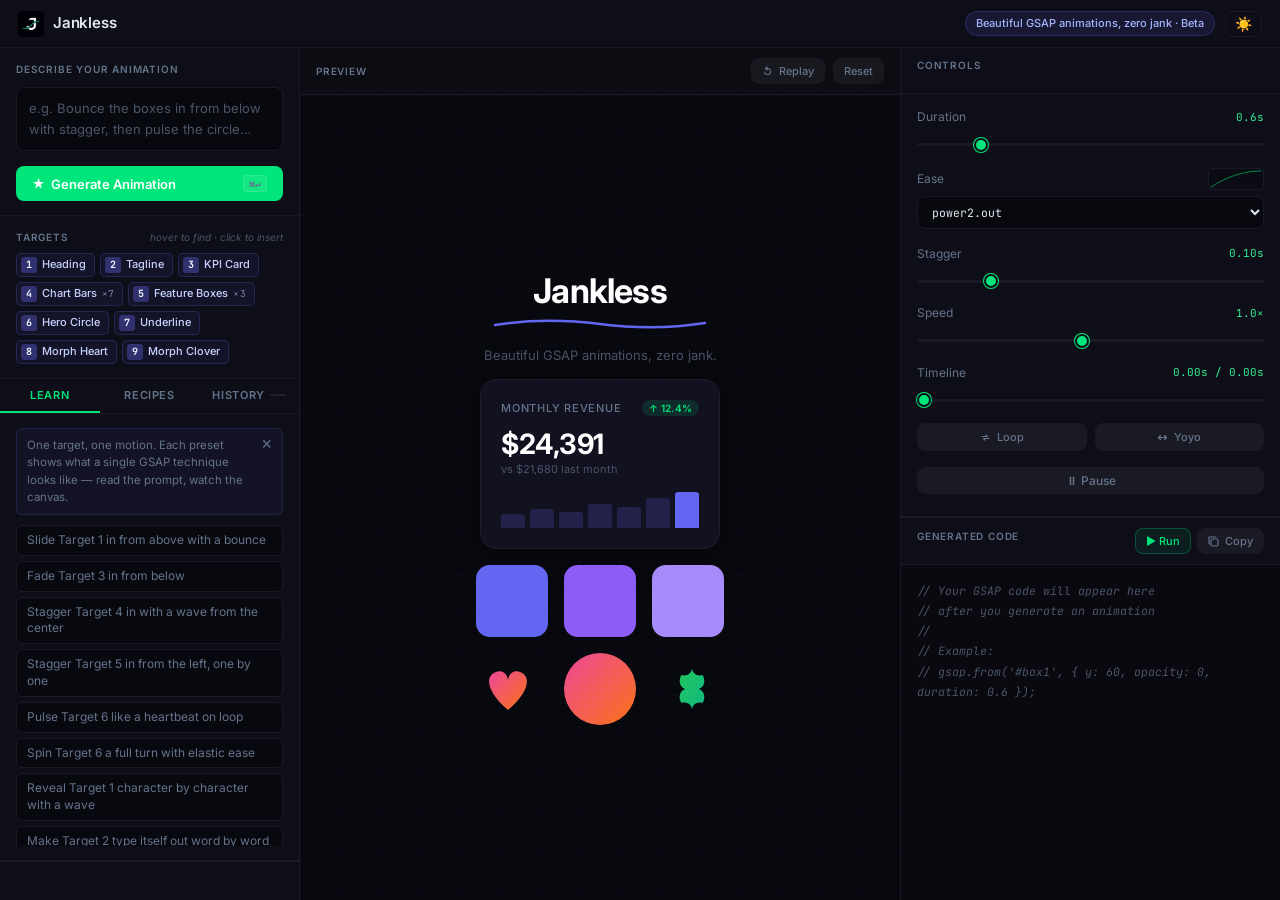
<file: index.html>
<!DOCTYPE html>
<html lang="en">
<head>
  <meta charset="UTF-8">
  <meta name="viewport" content="width=device-width, initial-scale=1.0">
  <title>Jankless — Unjank your Animations</title>
  <link rel="icon" type="image/png" href="assets-logo/electric green j.png">

  <!-- Open Graph / link preview -->
  <meta property="og:type"        content="website">
  <meta property="og:url"         content="https://jankless.netlify.app">
  <meta property="og:title"       content="Jankless — Unjank your Animations">
  <meta property="og:description" content="AI-powered GSAP animation studio. Describe what you want, get production-ready animation code instantly.">
  <meta property="og:image"       content="https://jankless.netlify.app/assets-logo/og-image.png">
  <meta property="og:image:width"  content="1200">
  <meta property="og:image:height" content="630">

  <!-- Twitter / X -->
  <meta name="twitter:card"        content="summary_large_image">
  <meta name="twitter:title"       content="Jankless — Unjank your Animations">
  <meta name="twitter:description" content="AI-powered GSAP animation studio. Describe what you want, get production-ready animation code instantly.">
  <meta name="twitter:image"       content="https://jankless.netlify.app/assets-logo/og-image.png">
  <link rel="stylesheet" href="style.css">
  <link rel="preconnect" href="https://fonts.googleapis.com">
  <link href="https://fonts.googleapis.com/css2?family=Inter:wght@400;500;600;700&family=JetBrains+Mono:wght@400;500&display=swap" rel="stylesheet">
</head>
<body>
  <header>
    <div class="logo">
      <img src="assets-logo/electric green j.png" alt="Jankless" class="logo-icon">
      Jankless
    </div>
    <div class="header-right" style="display:flex;align-items:center;gap:10px;">
      <span class="badge">Beautiful GSAP animations, zero jank · Beta</span>
      <button id="theme-btn" class="btn-theme" title="Toggle light / dark mode">☀️</button>
    </div>
  </header>

  <main>
    <!-- LEFT: Controls -->
    <aside class="panel panel-left">

      <div class="panel-section">
        <label class="panel-label">Describe your animation</label>
        <textarea
          id="prompt"
          class="prompt-input"
          placeholder="e.g. Bounce the boxes in from below with stagger, then pulse the circle…"
          rows="2"
        ></textarea>
        <button id="generate-btn" class="btn btn-primary">
          <svg width="13" height="13" viewBox="0 0 13 13" fill="none">
            <path d="M6.5 1L7.9 5H12L8.6 7.4 9.9 11.5 6.5 9 3.1 11.5 4.4 7.4 1 5H5.1L6.5 1Z" fill="currentColor"/>
          </svg>
          Generate Animation
          <span class="kbd">⌘↵</span>
        </button>
      </div>

      <div class="panel-section">
        <div class="panel-label-row">
          <label class="panel-label" style="margin-bottom:0;">Targets</label>
          <span class="hint" title="In GSAP, a target is anything a tween animates. Hover to highlight, click to insert.">hover to find · click to insert</span>
        </div>
        <div id="targets" class="targets-row"></div>
      </div>

      <div class="panel-tabs">
        <button class="panel-tab active" data-pane="learn-section">Learn</button>
        <button class="panel-tab" data-pane="recipes-section">Recipes</button>
        <button class="panel-tab" data-pane="history-section">History <span id="history-count" class="tab-count"></span></button>
      </div>

      <div class="panel-section suggestions-section" id="learn-section">
        <div class="learn-intro" id="learn-intro">
          <span class="learn-intro-text">One target, one motion. Each preset shows what a single GSAP technique looks like — read the prompt, watch the canvas.</span>
          <button class="learn-intro-close" id="learn-intro-close" title="Dismiss this tip" aria-label="Dismiss">×</button>
        </div>
        <div id="learn-list" class="suggestions"></div>
      </div>

      <div class="panel-section suggestions-section" id="recipes-section" hidden>
        <div id="recipes-list" class="suggestions"></div>
      </div>

      <div class="panel-section history-section" id="history-section" hidden>
        <div class="history-header">
          <span class="history-backend" id="history-backend">local</span>
          <button id="history-clear" class="link-btn" title="Clear all saved animations">clear all</button>
        </div>
        <div id="history-list" class="history-list"></div>
      </div>

      <div class="status-bar">
        <div id="status" class="status"></div>
      </div>
    </aside>

    <!-- CENTER: Canvas -->
    <div class="panel panel-center">
      <div class="canvas-header">
        <span class="canvas-label">Preview</span>
        <div class="canvas-controls">
          <button id="replay-btn" class="btn btn-sm">
            <svg width="11" height="11" viewBox="0 0 11 11" fill="none">
              <path d="M2 5.5A3.5 3.5 0 1 0 5.5 2V0L2.5 2.5 5.5 5V3A2.5 2.5 0 1 1 3 5.5H2Z" fill="currentColor"/>
            </svg>
            Replay
          </button>
          <button id="reset-btn" class="btn btn-sm">Reset</button>
        </div>
      </div>
      <iframe
        id="canvas-frame"
        src="sandbox.html"
        sandbox="allow-scripts allow-same-origin"
        class="canvas-frame"
        title="Animation Preview"
      ></iframe>
    </div>

    <!-- RIGHT: Controls (top) + Code (bottom) -->
    <aside class="panel panel-right">

      <!-- TOP: Controls -->
      <div class="right-controls">
        <div class="panel-header">
          <span class="panel-label">Controls</span>
        </div>
        <div class="controls-body">
          <div class="control-group">
            <div class="control-row">
              <span class="control-label">Duration</span>
              <span class="control-value" id="duration-val">0.6s</span>
            </div>
            <input type="range" id="duration" class="slider" min="0.1" max="3" step="0.1" value="0.6">
          </div>

          <div class="control-group">
            <div class="control-row">
              <span class="control-label">Ease</span>
              <svg id="ease-curve" class="ease-curve" viewBox="0 0 100 60" preserveAspectRatio="none" aria-hidden="true"></svg>
            </div>
            <select id="ease" class="select">
              <option value="power2.out">power2.out</option>
              <option value="power3.out">power3.out</option>
              <option value="expo.out">expo.out</option>
              <option value="elastic.out(1,0.3)">elastic.out</option>
              <option value="back.out(1.7)">back.out</option>
              <option value="bounce.out">bounce.out</option>
              <option value="sine.inOut">sine.inOut</option>
              <option value="linear">linear</option>
            </select>
          </div>

          <div class="control-group">
            <div class="control-row">
              <span class="control-label">Stagger</span>
              <span class="control-value" id="stagger-val">0.10s</span>
            </div>
            <input type="range" id="stagger" class="slider" min="0" max="0.5" step="0.05" value="0.1">
          </div>

          <div class="control-group">
            <div class="control-row">
              <span class="control-label">Speed</span>
              <span class="control-value" id="timescale-val">1.0×</span>
            </div>
            <input type="range" id="timescale" class="slider" min="0.1" max="2" step="0.1" value="1">
          </div>

          <div class="control-group">
            <div class="control-row">
              <span class="control-label">Timeline</span>
              <span class="control-value" id="timeline-val">0.00s / 0.00s</span>
            </div>
            <input type="range" id="timeline-scrub" class="slider" min="0" max="1000" step="1" value="0">
          </div>

          <div class="control-group">
            <div class="toggle-row">
              <button id="loop-btn" class="btn btn-sm btn-toggle" title="Repeat the animation forever">
                <svg width="11" height="11" viewBox="0 0 11 11" fill="none">
                  <path d="M2 4.5h5.5L6 3M9 6.5H3.5L5 8" stroke="currentColor" stroke-width="1.2" stroke-linecap="round" stroke-linejoin="round"/>
                </svg>
                Loop
              </button>
              <button id="yoyo-btn" class="btn btn-sm btn-toggle" title="Play forward, then reverse, then forward…">
                <svg width="11" height="11" viewBox="0 0 11 11" fill="none">
                  <path d="M1.5 5.5h8M3.5 3.5L1.5 5.5l2 2M7.5 3.5l2 2-2 2" stroke="currentColor" stroke-width="1.2" stroke-linecap="round" stroke-linejoin="round"/>
                </svg>
                Yoyo
              </button>
            </div>
          </div>

          <div class="control-group">
            <button id="pause-btn" class="btn btn-sm btn-transport">⏸ Pause</button>
          </div>
        </div>
      </div>

      <!-- BOTTOM: Generated Code -->
      <div class="right-code">
        <div class="panel-header">
          <span class="panel-label">Generated Code</span>
          <div class="code-actions">
            <button id="run-btn" class="btn btn-sm btn-run">▶ Run</button>
            <button id="copy-btn" class="btn btn-sm">
              <svg width="11" height="11" viewBox="0 0 11 11" fill="none">
                <rect x="3" y="3" width="7" height="7" rx="1.5" stroke="currentColor" stroke-width="1.2"/>
                <path d="M1 8V1.5A.5.5 0 0 1 1.5 1H8" stroke="currentColor" stroke-width="1.2" stroke-linecap="round"/>
              </svg>
              Copy
            </button>
          </div>
        </div>
        <textarea
          id="code-display"
          class="code-display"
          spellcheck="false"
          placeholder="// Your GSAP code will appear here&#10;// after you generate an animation&#10;//&#10;// Example:&#10;// gsap.from('#box1', { y: 60, opacity: 0, duration: 0.6 });"
        ></textarea>
      </div>

    </aside>
  </main>

  <!-- Mobile tab bar (hidden on desktop via CSS) -->
  <nav class="mobile-tabs">
    <button class="mobile-tab active" data-tab="create">
      <svg viewBox="0 0 20 20" fill="none" xmlns="http://www.w3.org/2000/svg">
        <path d="M13.586 3.586a2 2 0 1 1 2.828 2.828l-8.5 8.5A2 2 0 0 1 6.5 15.5H5a1 1 0 0 1-1-1v-1.5a2 2 0 0 1 .586-1.414l8.5-8.5Z" stroke="currentColor" stroke-width="1.5" stroke-linecap="round" stroke-linejoin="round"/>
      </svg>
      Create
    </button>
    <button class="mobile-tab" data-tab="preview">
      <svg viewBox="0 0 20 20" fill="none" xmlns="http://www.w3.org/2000/svg">
        <path d="M6.5 5.5 14 10l-7.5 4.5V5.5Z" stroke="currentColor" stroke-width="1.5" stroke-linecap="round" stroke-linejoin="round"/>
        <circle cx="10" cy="10" r="8" stroke="currentColor" stroke-width="1.5"/>
      </svg>
      Preview
    </button>
    <button class="mobile-tab" data-tab="tweak">
      <svg viewBox="0 0 20 20" fill="none" xmlns="http://www.w3.org/2000/svg">
        <path d="M4 6h12M4 10h7M4 14h10" stroke="currentColor" stroke-width="1.5" stroke-linecap="round"/>
        <circle cx="14" cy="6" r="2" stroke="currentColor" stroke-width="1.5"/>
        <circle cx="9" cy="10" r="2" stroke="currentColor" stroke-width="1.5"/>
        <circle cx="12" cy="14" r="2" stroke="currentColor" stroke-width="1.5"/>
      </svg>
      Tweak
    </button>
  </nav>

  <!-- Optional Supabase: uncomment to enable cloud history. -->
  <!-- <script src="https://cdn.jsdelivr.net/npm/@supabase/supabase-js@2"></script> -->
  <script src="storage.js"></script>
  <script src="app.js"></script>
</body>
</html>
</file>
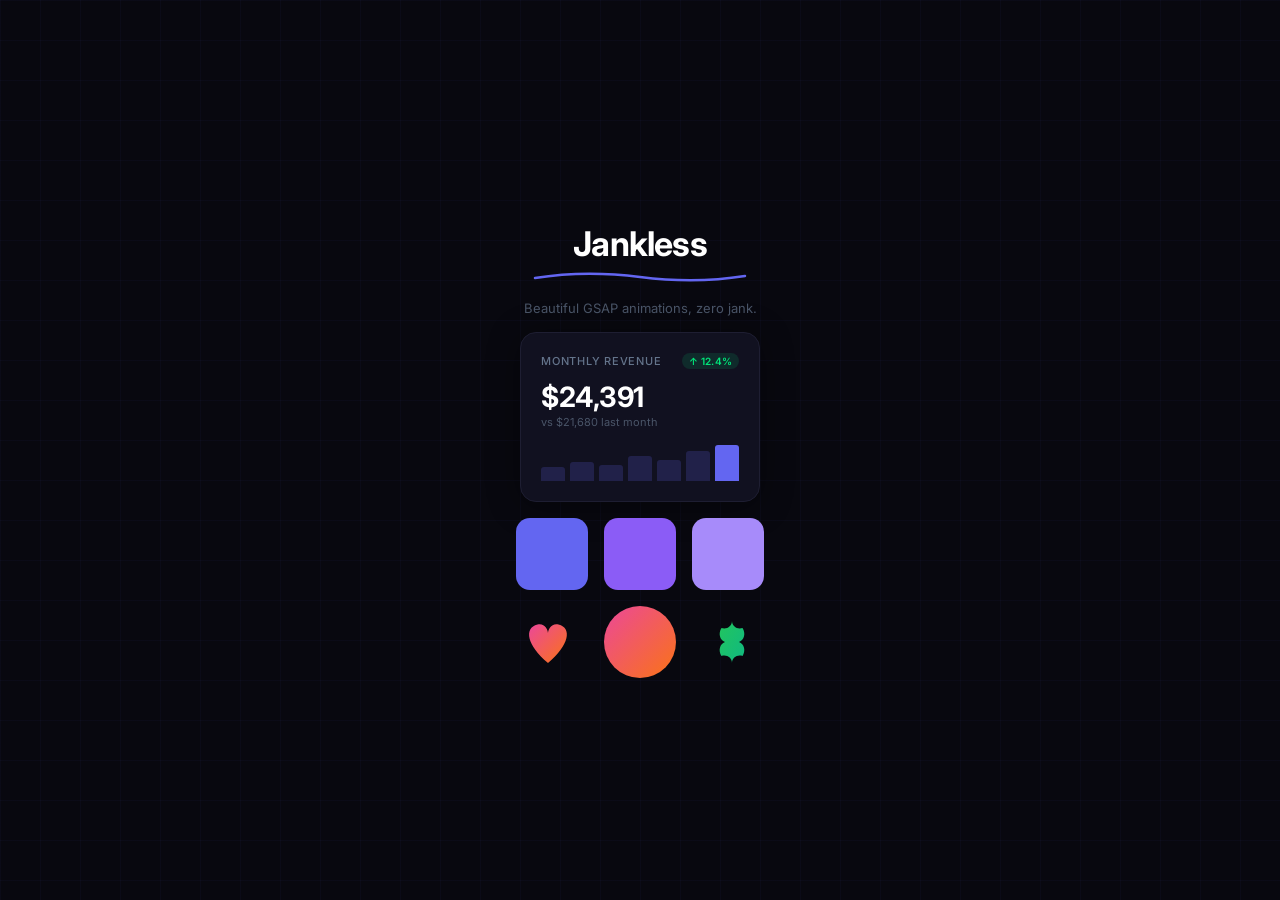
<file: sandbox.html>
<!DOCTYPE html>
<html lang="en">
<head>
  <meta charset="UTF-8">
  <meta name="viewport" content="width=device-width, initial-scale=1.0">
  <title>Jankless Canvas</title>
  <link rel="preconnect" href="https://fonts.googleapis.com">
  <link href="https://fonts.googleapis.com/css2?family=Inter:wght@400;500;600;700&display=swap" rel="stylesheet">
  <style>
    *, *::before, *::after { margin: 0; padding: 0; box-sizing: border-box; }

    body {
      background: #08080f;
      font-family: 'Inter', -apple-system, sans-serif;
      display: flex;
      align-items: flex-start;
      justify-content: center;
      min-height: 100vh;
      overflow-y: auto;       /* allow scroll if stage is taller than viewport */
      overflow-x: hidden;
      -webkit-font-smoothing: antialiased;
      transition: background 0.2s;
    }
    body::-webkit-scrollbar { width: 6px; }
    body::-webkit-scrollbar-thumb { background: rgba(99,102,241,0.25); border-radius: 3px; }

    /* Subtle grid background */
    body::before {
      content: '';
      position: fixed;
      inset: 0;
      background-image:
        linear-gradient(rgba(99,102,241,0.04) 1px, transparent 1px),
        linear-gradient(90deg, rgba(99,102,241,0.04) 1px, transparent 1px);
      background-size: 40px 40px;
      pointer-events: none;
      transition: background-image 0.2s;
    }

    /* ─── Light mode ──────────────────────────────── */

    body[data-theme="light"] {
      background: #f0f4f8;
    }

    body[data-theme="light"]::before {
      background-image:
        linear-gradient(rgba(0,0,0,0.05) 1px, transparent 1px),
        linear-gradient(90deg, rgba(0,0,0,0.05) 1px, transparent 1px);
    }

    body[data-theme="light"] #heading {
      color: #1a202c;
    }

    body[data-theme="light"] #subtext {
      color: #64748b;
    }

    body[data-theme="light"] #card {
      background: #ffffff;
      border-color: #dde3ec;
      box-shadow: 0 4px 24px rgba(0,0,0,0.07);
    }

    body[data-theme="light"] .card-label { color: #94a3b8; }
    body[data-theme="light"] .card-metric { color: #1a202c; }
    body[data-theme="light"] .card-sub { color: #94a3b8; }
    body[data-theme="light"] .card-bar { background: rgba(99,102,241,0.15); }
    body[data-theme="light"] .card-bar.active { background: #6366f1; }

    #stage {
      display: flex;
      flex-direction: column;
      align-items: center;
      justify-content: center;
      gap: 16px;
      padding: 28px 32px;
      width: 100%;
      min-height: 100vh;
      position: relative;
    }

    #heading {
      font-size: 34px;
      font-weight: 700;
      color: #ffffff;
      letter-spacing: -0.8px;
      text-align: center;
    }

    #subtext {
      font-size: 13px;
      color: #4a5568;
      text-align: center;
      max-width: 280px;
    }

    #card {
      width: 240px;
      background: #111120;
      border: 1px solid #1e1e32;
      border-radius: 16px;
      padding: 20px;
      box-shadow: 0 4px 32px rgba(0,0,0,0.4);
    }

    .card-header {
      display: flex;
      justify-content: space-between;
      align-items: center;
      margin-bottom: 14px;
    }

    .card-label {
      font-size: 11px;
      font-weight: 500;
      text-transform: uppercase;
      letter-spacing: 0.07em;
      color: #64748b;
    }

    .card-badge {
      background: rgba(0,230,122,0.12);
      color: #00e67a;
      font-size: 10px;
      font-weight: 600;
      padding: 2px 7px;
      border-radius: 20px;
      letter-spacing: 0.02em;
    }

    .card-metric {
      font-size: 28px;
      font-weight: 700;
      color: #ffffff;
      letter-spacing: -0.5px;
      line-height: 1;
      margin-bottom: 4px;
    }

    .card-sub {
      font-size: 11px;
      color: #4a5568;
      margin-bottom: 16px;
    }

    .card-bars {
      display: flex;
      align-items: flex-end;
      gap: 5px;
      height: 36px;
    }

    .card-bar {
      flex: 1;
      background: rgba(99,102,241,0.2);
      border-radius: 3px 3px 0 0;
      min-height: 4px;
    }

    .card-bar.active {
      background: #6366f1;
    }

    #boxes {
      display: flex;
      gap: 16px;
      align-items: center;
    }

    .box {
      width: 72px;
      height: 72px;
      border-radius: 14px;
      flex-shrink: 0;
    }

    #box1 { background: #6366f1; }
    #box2 { background: #8b5cf6; }
    #box3 { background: #a78bfa; }

    #circle {
      width: 72px;
      height: 72px;
      border-radius: 50%;
      background: linear-gradient(135deg, #ec4899 0%, #f97316 100%);
      flex-shrink: 0;
    }

    /* Target 7 — Underline (for DrawSVG demos) */
    #underline-svg {
      display: block;
      margin-top: -10px;
      overflow: visible;
    }
    #underline {
      stroke: #6366f1;
      stroke-width: 2.5;
      fill: none;
      stroke-linecap: round;
    }
    body[data-theme="light"] #underline { stroke: #6366f1; }

    /* Targets 8 + 9 — Morph Shapes, sit on either side of the Hero Circle */
    #symbol-row {
      display: flex;
      align-items: center;
      justify-content: center;
      gap: 28px;
    }
    #morph-svg, #morph-svg-2 {
      display: block;
      overflow: visible;
      flex-shrink: 0;
    }
    #morph-shape   { fill: url(#morph-grad); }
    #morph-shape-2 { fill: url(#morph-grad-2); }

    /* Compact layout when the canvas iframe gets narrow.
       NOTE: only collapse padding/gap — keep all elements visible
       so they stay valid animation targets. */
    @media (max-width: 520px) {
      #stage { gap: 14px; padding: 20px 16px; }
      #heading { font-size: 26px; }
      #subtext { font-size: 12px; }
    }

    /* ─── Target highlight overlay ────────────────────────────────── */
    #jl-highlight-layer {
      position: fixed;
      inset: 0;
      pointer-events: none;
      z-index: 9999;
    }
    .jl-highlight {
      position: absolute;
      border: 2px dashed #6366f1;
      border-radius: 6px;
      background: rgba(99,102,241,0.07);
      box-shadow:
        0 0 0 1px rgba(99,102,241,0.25),
        0 0 20px rgba(99,102,241,0.45);
      animation: jl-pulse 1.4s ease-in-out infinite;
    }
    @keyframes jl-pulse {
      0%, 100% { opacity: 1; }
      50%      { opacity: 0.55; }
    }
    body[data-theme="light"] .jl-highlight {
      background: rgba(99,102,241,0.1);
      box-shadow:
        0 0 0 1px rgba(99,102,241,0.35),
        0 0 16px rgba(99,102,241,0.35);
    }
  </style>
</head>
<body>
  <div id="stage">
    <div id="heading">Jankless</div>
    <!-- Target 7 — Underline path (DrawSVG demos) -->
    <svg id="underline-svg" width="220" height="14" viewBox="0 0 220 14" xmlns="http://www.w3.org/2000/svg">
      <path id="underline" d="M5 8 Q 55 0, 110 7 T 215 6"/>
    </svg>
    <div id="subtext">Beautiful GSAP animations, zero jank.</div>
    <div id="card">
      <div class="card-header">
        <span class="card-label">Monthly Revenue</span>
        <span class="card-badge">↑ 12.4%</span>
      </div>
      <div class="card-metric">$24,391</div>
      <div class="card-sub">vs $21,680 last month</div>
      <div class="card-bars">
        <div class="card-bar" style="height:38%"></div>
        <div class="card-bar" style="height:52%"></div>
        <div class="card-bar" style="height:44%"></div>
        <div class="card-bar" style="height:68%"></div>
        <div class="card-bar" style="height:57%"></div>
        <div class="card-bar" style="height:82%"></div>
        <div class="card-bar active" style="height:100%"></div>
      </div>
    </div>
    <div id="boxes">
      <div class="box" id="box1"></div>
      <div class="box" id="box2"></div>
      <div class="box" id="box3"></div>
    </div>
    <!-- Bottom row: Morph Heart (Target 8) — Hero Circle (Target 6) — Morph Clover (Target 9) -->
    <div id="symbol-row">
      <!-- Target 8 — Morph Heart -->
      <svg id="morph-svg" width="56" height="56" viewBox="0 0 64 64" xmlns="http://www.w3.org/2000/svg">
        <defs>
          <linearGradient id="morph-grad" x1="0" y1="0" x2="1" y2="1">
            <stop offset="0%" stop-color="#ec4899"/>
            <stop offset="100%" stop-color="#f97316"/>
          </linearGradient>
        </defs>
        <path id="morph-shape" d="M32 56 C 8 36, 4 16, 20 12 C 28 10, 32 18, 32 22 C 32 18, 36 10, 44 12 C 60 16, 56 36, 32 56 Z"/>
      </svg>

      <div id="circle"></div>

      <!-- Target 9 — Morph Clover -->
      <svg id="morph-svg-2" width="56" height="56" viewBox="0 0 64 64" xmlns="http://www.w3.org/2000/svg">
        <defs>
          <linearGradient id="morph-grad-2" x1="0" y1="0" x2="1" y2="1">
            <stop offset="0%" stop-color="#22c55e"/>
            <stop offset="100%" stop-color="#10b981"/>
          </linearGradient>
        </defs>
        <path id="morph-shape-2" d="M32 8 C32 14 38 18 44 16 C48 22 46 30 40 32 C46 34 48 42 44 48 C38 46 32 50 32 56 C32 50 26 46 20 48 C16 42 18 34 24 32 C18 30 16 22 20 16 C26 18 32 14 32 8 Z"/>
      </svg>
    </div>
  </div>

  <!-- GSAP core -->
  <script src="https://cdnjs.cloudflare.com/ajax/libs/gsap/3.12.2/gsap.min.js"></script>
  <!-- Bonus + free plugins (self-hosted, see /vendor/) -->
  <script src="vendor/EasePack.min.js"></script>
  <script src="vendor/CustomEase.min.js"></script>
  <script src="vendor/CustomBounce.min.js"></script>
  <script src="vendor/CustomWiggle.min.js"></script>
  <script src="vendor/SplitText.min.js"></script>
  <script src="vendor/Flip.min.js"></script>
  <script src="vendor/MotionPathPlugin.min.js"></script>
  <script src="vendor/DrawSVGPlugin.min.js"></script>
  <script src="vendor/MorphSVGPlugin.min.js"></script>
  <script src="vendor/Physics2DPlugin.min.js"></script>
  <script src="vendor/ScrambleTextPlugin.min.js"></script>
  <script src="vendor/TextPlugin.min.js"></script>
  <script>
    // Register every plugin we expect to use. Wrapped in try so a missing
    // file (e.g. user hasn't dropped one in /vendor/) only logs and keeps
    // the rest working.
    function safeReg(name, obj) {
      if (typeof obj !== 'undefined') {
        try { gsap.registerPlugin(obj); }
        catch (e) { console.warn('[Jankless] failed to register', name, e); }
      } else {
        console.info('[Jankless] plugin not loaded:', name);
      }
    }
    safeReg('CustomEase',         window.CustomEase);
    safeReg('CustomBounce',       window.CustomBounce);
    safeReg('CustomWiggle',       window.CustomWiggle);
    safeReg('SplitText',          window.SplitText);
    safeReg('Flip',               window.Flip);
    safeReg('MotionPathPlugin',   window.MotionPathPlugin);
    safeReg('DrawSVGPlugin',      window.DrawSVGPlugin);
    safeReg('MorphSVGPlugin',     window.MorphSVGPlugin);
    safeReg('Physics2DPlugin',    window.Physics2DPlugin);
    safeReg('ScrambleTextPlugin', window.ScrambleTextPlugin);
    safeReg('TextPlugin',         window.TextPlugin);

    const TARGETS = ['#heading', '#subtext', '#card', '.card-header', '.card-label', '.card-badge', '.card-metric', '.card-sub', '.card-bars', '.card-bar', '#box1', '#box2', '#box3', '#circle', '#boxes', '#stage', '#underline', '#underline-svg', '#morph-shape', '#morph-svg', '#morph-shape-2', '#morph-svg-2', '#symbol-row'];

    // Capture the original SVG path data so we can revert across runs
    const _capturePath = id => {
      const el = document.getElementById(id);
      return el ? el.getAttribute('d') : null;
    };
    const _morphOriginal     = _capturePath('morph-shape');
    const _morph2Original    = _capturePath('morph-shape-2');
    const _underlineOriginal = _capturePath('underline');

    let _timeScale = 1;
    let _master    = null;       // master timeline that wraps user code
    let _loop      = false;
    let _yoyo      = false;
    let _lastCode  = '';
    let _scrubbing = false;       // user is dragging the scrubber

    function resetAll() {
      if (_master) {
        _master.kill();
        _master = null;
      }
      gsap.killTweensOf('*');
      TARGETS.forEach(sel => {
        const el = document.querySelector(sel);
        if (el) gsap.set(el, { clearProps: 'all' });
      });
      // Restore SVG path data so morph/draw demos can re-run cleanly
      const morph = document.getElementById('morph-shape');
      if (morph && _morphOriginal) morph.setAttribute('d', _morphOriginal);
      const morph2 = document.getElementById('morph-shape-2');
      if (morph2 && _morph2Original) morph2.setAttribute('d', _morph2Original);
      const underline = document.getElementById('underline');
      if (underline && _underlineOriginal) underline.setAttribute('d', _underlineOriginal);
      // Revert SplitText if it injected wrappers
      try {
        document.querySelectorAll('.split-revert-marker').forEach(s => s.remove?.());
      } catch (_) {}
    }

    function postProgress() {
      if (!_master) return;
      const dur = _master.duration() || 0;
      const t   = _master.time();
      const p   = dur > 0 ? Math.min(t / dur, 1) : 0;
      window.parent.postMessage({
        type: 'PROGRESS',
        progress: p,
        time: t,
        duration: dur,
      }, '*');
    }

    /**
     * Run user code inside a master timeline.
     *
     * We monkey-patch gsap.to/from/fromTo/set/timeline so any tween the
     * user creates is added to our master timeline instead of going
     * straight to the global one. This gives us a single handle to
     * scrub, loop, and yoyo over the whole animation.
     */
    function runUserCode(code) {
      resetAll();

      _master = gsap.timeline({
        repeat: _loop ? -1 : 0,
        yoyo:   _yoyo,
        onUpdate: postProgress,
        onRepeat: postProgress,
        onComplete: postProgress,
      });
      _master.timeScale(_timeScale);

      // Save originals
      const _to       = gsap.to;
      const _from     = gsap.from;
      const _fromTo   = gsap.fromTo;
      const _set      = gsap.set;
      const _timeline = gsap.timeline;

      // Patch — route everything through the master timeline
      gsap.to     = function (target, vars)            { return _master.to(target, vars); };
      gsap.from   = function (target, vars)            { return _master.from(target, vars); };
      gsap.fromTo = function (target, fromVars, toVars){ return _master.fromTo(target, fromVars, toVars); };
      gsap.set    = function (target, vars)            { return _master.set(target, vars); };
      gsap.timeline = function (vars) {
        const child = _timeline.call(gsap, vars);
        _master.add(child);
        return child;
      };

      try {
        // eslint-disable-next-line no-new-func
        const fn = new Function('gsap', code);
        fn(gsap);
        window.parent.postMessage({
          type: 'ANIMATION_OK',
          duration: _master.duration(),
        }, '*');
      } catch (err) {
        window.parent.postMessage({ type: 'ANIMATION_ERROR', error: err.message }, '*');
      } finally {
        // Restore originals
        gsap.to       = _to;
        gsap.from     = _from;
        gsap.fromTo   = _fromTo;
        gsap.set      = _set;
        gsap.timeline = _timeline;
      }

      postProgress();
    }

    window.addEventListener('message', function(e) {
      if (!e.data || !e.data.type) return;

      switch (e.data.type) {

        case 'RUN_ANIMATION':
          _lastCode = e.data.code;
          runUserCode(e.data.code);
          break;

        case 'RESET':
          resetAll();
          window.parent.postMessage({ type: 'RESET_OK' }, '*');
          window.parent.postMessage({ type: 'PROGRESS', progress: 0, time: 0, duration: 0 }, '*');
          break;

        case 'PAUSE':
          if (_master) _master.pause();
          break;

        case 'PLAY':
          if (_master) _master.play();
          break;

        case 'SET_TIMESCALE':
          _timeScale = e.data.value;
          if (_master) _master.timeScale(_timeScale);
          break;

        case 'SET_PROGRESS':
          if (_master) {
            _scrubbing = !!e.data.scrubbing;
            if (_scrubbing) _master.pause();
            _master.progress(Math.max(0, Math.min(1, e.data.value)));
          }
          break;

        case 'SCRUB_END':
          _scrubbing = false;
          if (_master && e.data.resume) _master.play();
          break;

        case 'SET_LOOP':
          _loop = !!e.data.value;
          // Re-run so the new repeat setting takes effect
          if (_lastCode) runUserCode(_lastCode);
          break;

        case 'SET_YOYO':
          _yoyo = !!e.data.value;
          if (_lastCode) runUserCode(_lastCode);
          break;

        case 'SET_THEME':
          document.body.setAttribute('data-theme', e.data.theme);
          break;

        case 'HIGHLIGHT_TARGET':
          highlightTargets(e.data.selector);
          break;

        case 'UNHIGHLIGHT_TARGET':
          clearHighlights();
          break;
      }
    });

    // ─── Hover highlight overlay ──────────────────────────────────────────
    let _hlLayer = null;
    function ensureHlLayer() {
      if (_hlLayer && document.body.contains(_hlLayer)) return _hlLayer;
      _hlLayer = document.createElement('div');
      _hlLayer.id = 'jl-highlight-layer';
      document.body.appendChild(_hlLayer);
      return _hlLayer;
    }
    function clearHighlights() {
      if (_hlLayer) _hlLayer.innerHTML = '';
    }
    function drawRectsForSelector(selector) {
      clearHighlights();
      if (!selector) return;
      let els;
      try { els = document.querySelectorAll(selector); }
      catch (_) { return; }
      const layer = ensureHlLayer();
      els.forEach(el => {
        const r = el.getBoundingClientRect();
        if (r.width === 0 && r.height === 0) return;
        const hl = document.createElement('div');
        hl.className = 'jl-highlight';
        const pad = 4;
        hl.style.left   = (r.left   - pad) + 'px';
        hl.style.top    = (r.top    - pad) + 'px';
        hl.style.width  = (r.width  + pad * 2) + 'px';
        hl.style.height = (r.height + pad * 2) + 'px';
        layer.appendChild(hl);
      });
    }

    function highlightTargets(selector) {
      if (!selector) { clearHighlights(); return; }
      let els;
      try { els = document.querySelectorAll(selector); }
      catch (_) { return; }

      // If the first match is off-screen, scroll it into view first,
      // then draw the highlights at their post-scroll positions.
      const first = els[0];
      if (first) {
        const r = first.getBoundingClientRect();
        const offTop    = r.top < 0;
        const offBottom = r.bottom > window.innerHeight;
        if (offTop || offBottom) {
          first.scrollIntoView({ behavior: 'smooth', block: 'center' });
          // Wait a moment for the smooth scroll to land before drawing
          setTimeout(() => drawRectsForSelector(selector), 320);
          return;
        }
      }
      drawRectsForSelector(selector);
    }
    // Recompute on resize so highlights track layout changes
    window.addEventListener('resize', () => {
      // No stored selector — parent re-sends on hover. Just clear stale rects.
      clearHighlights();
    });

    // Tell the parent we're ready
    window.parent.postMessage({ type: 'SANDBOX_READY' }, '*');
  </script>
</body>
</html>
</file>
<file: style.css>
/* Jankless — AI GSAP Studio */

:root {
  --bg:         #08080f;
  --panel-bg:   #0e0e18;
  --border:     #191928;
  --accent:     #00e67a;
  --accent-h:   #33ed93;
  --text:       #e2e8f0;
  --muted:      #4a5568;
  --muted-mid:  #64748b;
  --success:    #22c55e;
  --error:      #ef4444;
  --warning:    #f59e0b;
  --code-bg:    #09090f;
  --code-color: #6effc0;
  --radius:     8px;
  --radius-lg:  12px;
}

/* ─── Light mode overrides ────────────────────────── */

[data-theme="light"] {
  --bg:         #f0f4f8;
  --panel-bg:   #ffffff;
  --border:     #dde3ec;
  --accent:     #00a852;
  --accent-h:   #00c462;
  --text:       #1a202c;
  --muted:      #b0bec5;
  --muted-mid:  #64748b;
  --success:    #16a34a;
  --error:      #dc2626;
  --warning:    #d97706;
  --code-bg:    #f1f5f9;
  --code-color: #166534;
}

*, *::before, *::after { margin: 0; padding: 0; box-sizing: border-box; }

html, body {
  height: 100%;
  font-family: 'Inter', -apple-system, BlinkMacSystemFont, sans-serif;
  background: var(--bg);
  color: var(--text);
  font-size: 13px;
  line-height: 1.5;
  overflow: hidden;
  -webkit-font-smoothing: antialiased;
}

/* ─── Header ──────────────────────────────────────── */

header {
  display: flex;
  align-items: center;
  justify-content: space-between;
  padding: 0 18px;
  height: 48px;
  border-bottom: 1px solid var(--border);
  background: var(--panel-bg);
  flex-shrink: 0;
  position: relative;
  z-index: 10;
}

.logo {
  display: flex;
  align-items: center;
  gap: 9px;
  font-weight: 600;
  font-size: 15px;
  color: var(--text);
  letter-spacing: -0.2px;
}

.logo-icon {
  width: 26px;
  height: 26px;
  object-fit: contain;
  border-radius: 4px;
}

.badge {
  background: rgba(99,102,241,0.12);
  color: #a5b4fc;
  border: 1px solid rgba(99,102,241,0.25);
  border-radius: 20px;
  padding: 3px 10px;
  font-size: 11px;
  font-weight: 500;
}

/* ─── Layout ──────────────────────────────────────── */

main {
  display: grid;
  grid-template-columns: 300px 1fr 380px;
  height: calc(100vh - 48px);
}

.panel {
  display: flex;
  flex-direction: column;
  overflow: hidden;
}

.panel-left {
  background: var(--panel-bg);
  border-right: 1px solid var(--border);
}

.panel-center {
  background: var(--bg);
}

.panel-right {
  background: var(--panel-bg);
  border-left: 1px solid var(--border);
}

/* ─── Right panel split ────────────────────────────── */

.right-controls {
  flex-shrink: 0;
  border-bottom: 2px solid var(--border);
  display: flex;
  flex-direction: column;
}

.controls-body {
  padding: 14px 16px 6px;
  overflow-y: auto;
}

.right-code {
  flex: 1;
  display: flex;
  flex-direction: column;
  min-height: 0;
}

/* ─── Panel Sections ──────────────────────────────── */

.panel-section {
  padding: 14px 16px;
  border-bottom: 1px solid var(--border);
  flex-shrink: 0;
}

.suggestions-section {
  flex: 1;
  min-height: 0;       /* let it shrink so the inner .suggestions can scroll */
  overflow: hidden;
  display: flex;
  flex-direction: column;
}

.status-bar {
  border-top: 1px solid var(--border);
  margin-top: auto;
  flex-shrink: 0;
}

.panel-label {
  display: block;
  font-size: 10px;
  font-weight: 600;
  text-transform: uppercase;
  letter-spacing: 0.08em;
  color: var(--muted-mid);
  margin-bottom: 10px;
}

/* ─── Prompt ──────────────────────────────────────── */

.prompt-input {
  width: 100%;
  background: var(--bg);
  border: 1px solid var(--border);
  border-radius: var(--radius);
  color: var(--text);
  font-family: inherit;
  font-size: 13px;
  padding: 10px 12px;
  resize: none;
  outline: none;
  line-height: 1.6;
  transition: border-color 0.15s;
}

.prompt-input:focus {
  border-color: var(--accent);
}

.prompt-input::placeholder {
  color: var(--muted);
}

/* ─── Buttons ─────────────────────────────────────── */

.btn {
  display: inline-flex;
  align-items: center;
  gap: 6px;
  border: none;
  cursor: pointer;
  font-family: inherit;
  font-weight: 500;
  border-radius: var(--radius);
  transition: all 0.15s ease;
  white-space: nowrap;
}

.btn-primary {
  width: 100%;
  justify-content: center;
  background: var(--accent);
  color: white;
  padding: 9px 16px;
  font-size: 13px;
  margin-top: 10px;
  font-weight: 600;
}

.btn-primary:hover:not(:disabled) {
  background: var(--accent-h);
  transform: translateY(-1px);
  box-shadow: 0 4px 12px rgba(99,102,241,0.35);
}

.btn-primary:active:not(:disabled) {
  transform: translateY(0);
}

.btn-primary:disabled {
  opacity: 0.45;
  cursor: not-allowed;
}

.btn-primary.generating {
  animation: pulse-btn 1.5s ease-in-out infinite;
}

@keyframes pulse-btn {
  0%, 100% { opacity: 1; }
  50% { opacity: 0.65; }
}

.kbd {
  margin-left: auto;
  background: rgba(255,255,255,0.08);
  border: 1px solid rgba(255,255,255,0.12);
  border-radius: 4px;
  padding: 1px 5px;
  font-size: 10px;
  font-family: 'JetBrains Mono', monospace;
  color: var(--muted-mid);
}

.btn-sm {
  background: rgba(255,255,255,0.05);
  border: 1px solid var(--border);
  color: var(--muted-mid);
  padding: 5px 10px;
  font-size: 11px;
}

.btn-sm:hover {
  background: rgba(255,255,255,0.09);
  color: var(--text);
  border-color: rgba(255,255,255,0.15);
}

/* ─── Suggestions ─────────────────────────────────── */

.suggestions {
  display: flex;
  flex-direction: column;
  gap: 5px;
  flex: 1;
  min-height: 0;       /* same fix — flex children need this to scroll */
  overflow-y: auto;
  padding-bottom: 8px;
}

.suggestion-chip {
  background: var(--bg);
  border: 1px solid var(--border);
  border-radius: 6px;
  color: var(--muted-mid);
  padding: 6px 10px;
  font-family: inherit;
  font-size: 12px;
  text-align: left;
  cursor: pointer;
  transition: all 0.15s;
  line-height: 1.4;
}

.suggestion-chip:hover {
  border-color: rgba(99,102,241,0.5);
  color: var(--text);
  background: rgba(99,102,241,0.06);
}

/* ─── Controls ────────────────────────────────────── */

.control-group {
  margin-bottom: 16px;
}

.control-row {
  display: flex;
  justify-content: space-between;
  align-items: center;
  margin-bottom: 6px;
}

.control-label {
  font-size: 12px;
  color: var(--muted-mid);
}

.control-value {
  font-size: 11px;
  color: var(--accent-h);
  font-family: 'JetBrains Mono', monospace;
}

.slider {
  width: 100%;
  -webkit-appearance: none;
  height: 3px;
  background: var(--border);
  border-radius: 2px;
  outline: none;
  cursor: pointer;
}

.slider::-webkit-slider-thumb {
  -webkit-appearance: none;
  width: 14px;
  height: 14px;
  border-radius: 50%;
  background: var(--accent);
  cursor: pointer;
  border: 2px solid var(--panel-bg);
  box-shadow: 0 0 0 1px var(--accent);
  transition: transform 0.1s;
}

.slider::-webkit-slider-thumb:hover {
  transform: scale(1.2);
}

.select {
  width: 100%;
  background: var(--bg);
  border: 1px solid var(--border);
  border-radius: var(--radius);
  color: var(--text);
  font-family: 'JetBrains Mono', monospace;
  font-size: 11.5px;
  padding: 7px 10px;
  outline: none;
  cursor: pointer;
  transition: border-color 0.15s;
}

.select:focus {
  border-color: var(--accent);
}

/* ─── Status ──────────────────────────────────────── */

.status {
  padding: 10px 16px;
  font-size: 12px;
  color: var(--muted-mid);
  min-height: 38px;
  display: flex;
  align-items: center;
}

.status.loading  { color: var(--accent-h); }
.status.success  { color: var(--success); }
.status.error    { color: var(--error); }

/* ─── Canvas Panel ────────────────────────────────── */

.canvas-header {
  display: flex;
  align-items: center;
  justify-content: space-between;
  padding: 10px 16px;
  border-bottom: 1px solid var(--border);
  flex-shrink: 0;
  background: rgba(255,255,255,0.015);
}

.canvas-label {
  font-size: 10px;
  font-weight: 600;
  text-transform: uppercase;
  letter-spacing: 0.08em;
  color: var(--muted-mid);
}

.canvas-controls {
  display: flex;
  gap: 8px;
}

.canvas-frame {
  width: 100%;
  flex: 1;
  border: none;
  display: block;
  min-height: 0;
}

/* ─── Code Panel ──────────────────────────────────── */

.panel-header {
  display: flex;
  align-items: center;
  justify-content: space-between;
  padding: 10px 16px;
  border-bottom: 1px solid var(--border);
  flex-shrink: 0;
}

.code-display {
  flex: 1;
  overflow-y: auto;
  padding: 16px;
  font-family: 'JetBrains Mono', monospace;
  font-size: 11.5px;
  line-height: 1.75;
  color: var(--code-color);
  white-space: pre;
  word-break: break-word;
  background: var(--code-bg);
  min-height: 0;
  /* textarea resets */
  border: none;
  outline: none;
  resize: none;
  width: 100%;
  tab-size: 2;
}

.code-display::placeholder {
  color: var(--muted);
  font-style: italic;
  white-space: pre-line;
}

.code-display:disabled {
  opacity: 0.55;
  cursor: not-allowed;
}

/* ─── Code panel header actions ──────────────────── */

.code-actions {
  display: flex;
  gap: 6px;
  align-items: center;
}

.btn-run {
  background: rgba(0,230,122,0.08);
  border: 1px solid rgba(0,230,122,0.25);
  color: var(--accent);
}

.btn-run:hover {
  background: rgba(0,230,122,0.15);
  border-color: rgba(0,230,122,0.45);
  color: var(--accent-h);
}

/* ─── Transport controls ──────────────────────────── */

.btn-transport {
  width: 100%;
  justify-content: center;
  font-size: 12px;
}

.btn-transport.paused {
  background: rgba(0,230,122,0.08);
  border-color: rgba(0,230,122,0.3);
  color: var(--accent);
}

/* ─── Theme toggle button ─────────────────────────── */

.btn-theme {
  background: transparent;
  border: 1px solid var(--border);
  color: var(--muted-mid);
  padding: 5px 9px;
  font-size: 14px;
  line-height: 1;
  border-radius: var(--radius);
  cursor: pointer;
  transition: all 0.15s;
}

.btn-theme:hover {
  border-color: rgba(255,255,255,0.2);
  color: var(--text);
  background: rgba(255,255,255,0.06);
}

[data-theme="light"] .btn-theme:hover {
  border-color: rgba(0,0,0,0.15);
  background: rgba(0,0,0,0.04);
}

/* ─── Light mode component overrides ─────────────── */

[data-theme="light"] .badge {
  background: rgba(0,168,82,0.08);
  color: #166534;
  border-color: rgba(0,168,82,0.2);
}

[data-theme="light"] .suggestion-chip {
  background: #f8fafc;
  color: #475569;
}

[data-theme="light"] .suggestion-chip:hover {
  background: rgba(0,168,82,0.06);
  border-color: rgba(0,168,82,0.3);
  color: var(--text);
}

[data-theme="light"] .btn-run {
  background: rgba(0,168,82,0.08);
  border-color: rgba(0,168,82,0.25);
}

[data-theme="light"] .btn-run:hover {
  background: rgba(0,168,82,0.14);
  border-color: rgba(0,168,82,0.4);
}

[data-theme="light"] .btn-transport.paused {
  background: rgba(0,168,82,0.08);
  border-color: rgba(0,168,82,0.3);
}

[data-theme="light"] .btn-primary:hover:not(:disabled) {
  box-shadow: 0 4px 12px rgba(0,168,82,0.25);
}

[data-theme="light"] header {
  box-shadow: 0 1px 0 var(--border);
}

/* ─── Ease curve preview ──────────────────────────── */

.ease-curve {
  width: 56px;
  height: 22px;
  color: var(--muted-mid);
  background: rgba(0,0,0,0.2);
  border: 1px solid var(--border);
  border-radius: 4px;
  padding: 2px;
  overflow: visible;
}

[data-theme="light"] .ease-curve {
  background: rgba(0,0,0,0.04);
}

/* ─── Toggle buttons (Loop / Yoyo) ────────────────── */

.toggle-row {
  display: flex;
  gap: 8px;
}

.btn-toggle {
  flex: 1;
  justify-content: center;
  font-size: 11px;
  padding: 6px 8px;
}

.btn-toggle.active {
  background: rgba(0,230,122,0.1);
  border-color: rgba(0,230,122,0.4);
  color: var(--accent);
}

[data-theme="light"] .btn-toggle.active {
  background: rgba(0,168,82,0.08);
  border-color: rgba(0,168,82,0.35);
  color: var(--accent);
}

/* ─── Targets row ─────────────────────────────────── */

.panel-label-row {
  display: flex;
  align-items: baseline;
  justify-content: space-between;
  margin-bottom: 8px;
}

.hint {
  font-size: 10px;
  color: var(--muted);
  font-style: italic;
}

.targets-row {
  display: flex;
  flex-wrap: wrap;
  gap: 5px;
  max-height: 120px;
  overflow-y: auto;
}

.target-chip {
  background: rgba(99,102,241,0.08);
  border: 1px solid rgba(99,102,241,0.22);
  color: #c7d2fe;
  font-family: inherit;
  font-size: 11px;
  padding: 3px 8px 3px 4px;
  border-radius: 5px;
  cursor: pointer;
  transition: all 0.12s;
  line-height: 1.4;
  display: inline-flex;
  align-items: center;
  gap: 5px;
}

.target-chip .chip-num {
  background: rgba(99,102,241,0.35);
  color: #f1f5ff;
  font-family: 'JetBrains Mono', monospace;
  font-size: 10px;
  font-weight: 700;
  padding: 1px 5px;
  border-radius: 3px;
  min-width: 14px;
  text-align: center;
}

.target-chip .chip-label {
  font-weight: 500;
}

.target-chip .chip-count {
  font-family: 'JetBrains Mono', monospace;
  font-size: 9.5px;
  color: rgba(199,210,254,0.6);
  letter-spacing: 0.02em;
}

.target-chip:hover,
.target-chip:focus {
  background: rgba(99,102,241,0.22);
  border-color: rgba(99,102,241,0.55);
  color: #e0e7ff;
  outline: none;
}

.target-chip:hover .chip-num,
.target-chip:focus .chip-num {
  background: #6366f1;
}

[data-theme="light"] .target-chip {
  background: rgba(99,102,241,0.06);
  border-color: rgba(99,102,241,0.25);
  color: #3730a3;
}

[data-theme="light"] .target-chip .chip-num {
  background: rgba(99,102,241,0.85);
  color: #ffffff;
}

[data-theme="light"] .target-chip .chip-count {
  color: rgba(55,48,163,0.55);
}

[data-theme="light"] .target-chip:hover {
  background: rgba(99,102,241,0.14);
  color: #312e81;
}

/* ─── Learn pane intro ───────────────────────────────── */

.learn-intro {
  font-size: 11.5px;
  line-height: 1.5;
  color: var(--muted-mid);
  background: rgba(99,102,241,0.06);
  border: 1px solid rgba(99,102,241,0.18);
  border-radius: 6px;
  padding: 8px 10px;
  margin-bottom: 10px;
  display: flex;
  align-items: flex-start;
  gap: 8px;
  flex-shrink: 0;
}

.learn-intro-text { flex: 1; }

.learn-intro-close {
  background: transparent;
  border: none;
  color: var(--muted-mid);
  font-size: 18px;
  line-height: 1;
  cursor: pointer;
  padding: 0 2px;
  margin: -2px -2px 0 0;
  border-radius: 3px;
  transition: color 0.12s, background 0.12s;
}

.learn-intro-close:hover {
  color: var(--text);
  background: rgba(99,102,241,0.12);
}

[data-theme="light"] .learn-intro {
  background: rgba(99,102,241,0.05);
  border-color: rgba(99,102,241,0.18);
  color: #475569;
}

/* ─── Panel tabs (Quick starts / History) ─────────── */

.panel-tabs {
  display: flex;
  border-bottom: 1px solid var(--border);
  background: var(--panel-bg);
  flex-shrink: 0;
}

.panel-tab {
  flex: 1;
  background: transparent;
  border: none;
  color: var(--muted-mid);
  font-family: inherit;
  font-size: 11px;
  font-weight: 600;
  text-transform: uppercase;
  letter-spacing: 0.06em;
  padding: 9px 12px;
  cursor: pointer;
  border-bottom: 2px solid transparent;
  transition: all 0.15s;
  display: flex;
  align-items: center;
  justify-content: center;
  gap: 5px;
}

.panel-tab:hover {
  color: var(--text);
}

.panel-tab.active {
  color: var(--accent);
  border-bottom-color: var(--accent);
}

.tab-count {
  background: rgba(255,255,255,0.08);
  color: var(--muted-mid);
  font-size: 10px;
  font-weight: 500;
  padding: 1px 6px;
  border-radius: 8px;
  min-width: 16px;
  text-align: center;
}

.panel-tab.active .tab-count {
  background: rgba(0,230,122,0.15);
  color: var(--accent);
}

[data-theme="light"] .tab-count {
  background: rgba(0,0,0,0.06);
}

[data-theme="light"] .panel-tab.active .tab-count {
  background: rgba(0,168,82,0.12);
}

/* ─── History list ────────────────────────────────── */

.history-section {
  flex: 1;
  min-height: 0;       /* same fix — let it shrink so .history-list can scroll */
  overflow: hidden;
  display: flex;
  flex-direction: column;
}

/* The `hidden` HTML attribute defaults to `display: none`, but our
   explicit `display: flex` on these sections overrides it. Force the
   hidden behavior back on with a more specific selector. */
.suggestions-section[hidden],
.history-section[hidden] {
  display: none;
}

.history-header {
  display: flex;
  align-items: center;
  justify-content: space-between;
  margin-bottom: 8px;
}

.history-backend {
  font-family: 'JetBrains Mono', monospace;
  font-size: 9.5px;
  text-transform: uppercase;
  letter-spacing: 0.08em;
  color: var(--muted-mid);
  background: rgba(255,255,255,0.04);
  border: 1px solid var(--border);
  padding: 1px 6px;
  border-radius: 3px;
}

.history-backend.supabase {
  color: #34d399;
  border-color: rgba(52,211,153,0.3);
  background: rgba(52,211,153,0.08);
}

.link-btn {
  background: transparent;
  border: none;
  color: var(--muted-mid);
  font-family: inherit;
  font-size: 10px;
  text-transform: uppercase;
  letter-spacing: 0.06em;
  cursor: pointer;
  padding: 0;
}

.link-btn:hover { color: var(--error); }

.history-list {
  display: flex;
  flex-direction: column;
  gap: 4px;
  flex: 1;
  overflow-y: auto;
  padding-bottom: 8px;
}

.history-item {
  background: var(--bg);
  border: 1px solid var(--border);
  border-radius: 6px;
  padding: 8px 10px;
  cursor: pointer;
  transition: all 0.12s;
  position: relative;
}

.history-item:hover {
  border-color: rgba(99,102,241,0.4);
  background: rgba(99,102,241,0.04);
}

.history-item-prompt {
  font-size: 12px;
  color: var(--text);
  line-height: 1.4;
  margin-bottom: 4px;
  overflow: hidden;
  text-overflow: ellipsis;
  display: -webkit-box;
  -webkit-line-clamp: 2;
  -webkit-box-orient: vertical;
}

.history-item-meta {
  display: flex;
  justify-content: space-between;
  align-items: center;
  font-size: 10px;
  color: var(--muted-mid);
  font-family: 'JetBrains Mono', monospace;
}

.history-item-delete {
  background: transparent;
  border: none;
  color: var(--muted);
  font-size: 13px;
  cursor: pointer;
  padding: 0 4px;
  line-height: 1;
  opacity: 0;
  transition: opacity 0.12s, color 0.12s;
}

.history-item:hover .history-item-delete { opacity: 1; }
.history-item-delete:hover { color: var(--error); }

.history-empty {
  text-align: center;
  color: var(--muted);
  font-size: 12px;
  padding: 20px 12px;
  font-style: italic;
}

/* ─── Scrollbars ──────────────────────────────────── */

::-webkit-scrollbar { width: 5px; }
::-webkit-scrollbar-track { background: transparent; }
::-webkit-scrollbar-thumb {
  background: var(--border);
  border-radius: 3px;
}
::-webkit-scrollbar-thumb:hover { background: var(--muted); }

/* ─── Mobile tab bar (desktop: hidden) ───────────── */

.mobile-tabs { display: none; }

/* ─── Mobile layout ───────────────────────────────── */

@media (max-width: 768px) {

  html, body {
    overflow: hidden;
    height: 100%;
  }

  /* Shrink header a touch */
  header {
    padding: 0 12px;
    height: 44px;
  }

  /* Hide badge — too long on mobile */
  .badge { display: none; }

  /* Main becomes a full-screen tab container */
  main {
    display: block;
    position: relative;
    height: calc(100vh - 44px - 56px);
    height: calc(100dvh - 44px - 56px); /* dynamic viewport (iOS Safari) */
    overflow: hidden;
  }

  /* All panels sit on top of each other, only one visible at a time */
  .panel {
    position: absolute;
    inset: 0;
    display: none;
    overflow-y: auto;
    -webkit-overflow-scrolling: touch;
  }

  .panel.mobile-active {
    display: flex;
  }

  /* Remove side borders on mobile */
  .panel-left  { border-right: none; }
  .panel-right { border-left: none; }

  /* Canvas panel — keep column direction, iframe fills space */
  .panel-center { flex-direction: column; }
  .canvas-frame { flex: 1; min-height: 0; }

  /* Right panel: stack controls above code, both visible + scrollable */
  .panel-right {
    flex-direction: column;
    overflow-y: auto;
  }

  .right-controls { flex-shrink: 0; }

  .right-code {
    flex: 1;
    min-height: 280px;
    display: flex;
    flex-direction: column;
  }

  /* Prevent iOS from zooming on input focus */
  .prompt-input,
  .code-display,
  .select {
    font-size: 16px;
  }

  /* Code display max-height so both sections visible without scrolling too far */
  .code-display {
    min-height: 200px;
  }

  /* Generate button — full width already, just a bit more padding */
  .btn-primary { padding: 12px 16px; }

  /* Suggestions — more comfortable tap targets */
  .suggestion-chip { padding: 8px 12px; font-size: 13px; }

  /* Status bar sticks to bottom of Create panel */
  .status-bar { margin-top: auto; }

  /* ─── Mobile tab bar ──── */

  .mobile-tabs {
    display: flex;
    position: fixed;
    bottom: 0;
    left: 0;
    right: 0;
    height: 56px;
    background: var(--panel-bg);
    border-top: 1px solid var(--border);
    z-index: 100;
  }

  .mobile-tab {
    flex: 1;
    display: flex;
    flex-direction: column;
    align-items: center;
    justify-content: center;
    gap: 4px;
    background: none;
    border: none;
    color: var(--muted-mid);
    font-family: inherit;
    font-size: 10px;
    font-weight: 500;
    cursor: pointer;
    transition: color 0.15s;
    padding: 6px 0;
    -webkit-tap-highlight-color: transparent;
  }

  .mobile-tab svg {
    width: 20px;
    height: 20px;
    flex-shrink: 0;
  }

  .mobile-tab.active { color: var(--accent); }

  /* Active tab indicator line */
  .mobile-tab.active::before {
    content: '';
    position: absolute;
    top: 0;
    width: 24px;
    height: 2px;
    background: var(--accent);
    border-radius: 0 0 2px 2px;
  }

  .mobile-tab { position: relative; }

  /* Controls body — give breathing room */
  .controls-body { padding: 16px; }

  /* Panel sections — full width */
  .panel-section { padding: 16px; }
}
</file>
